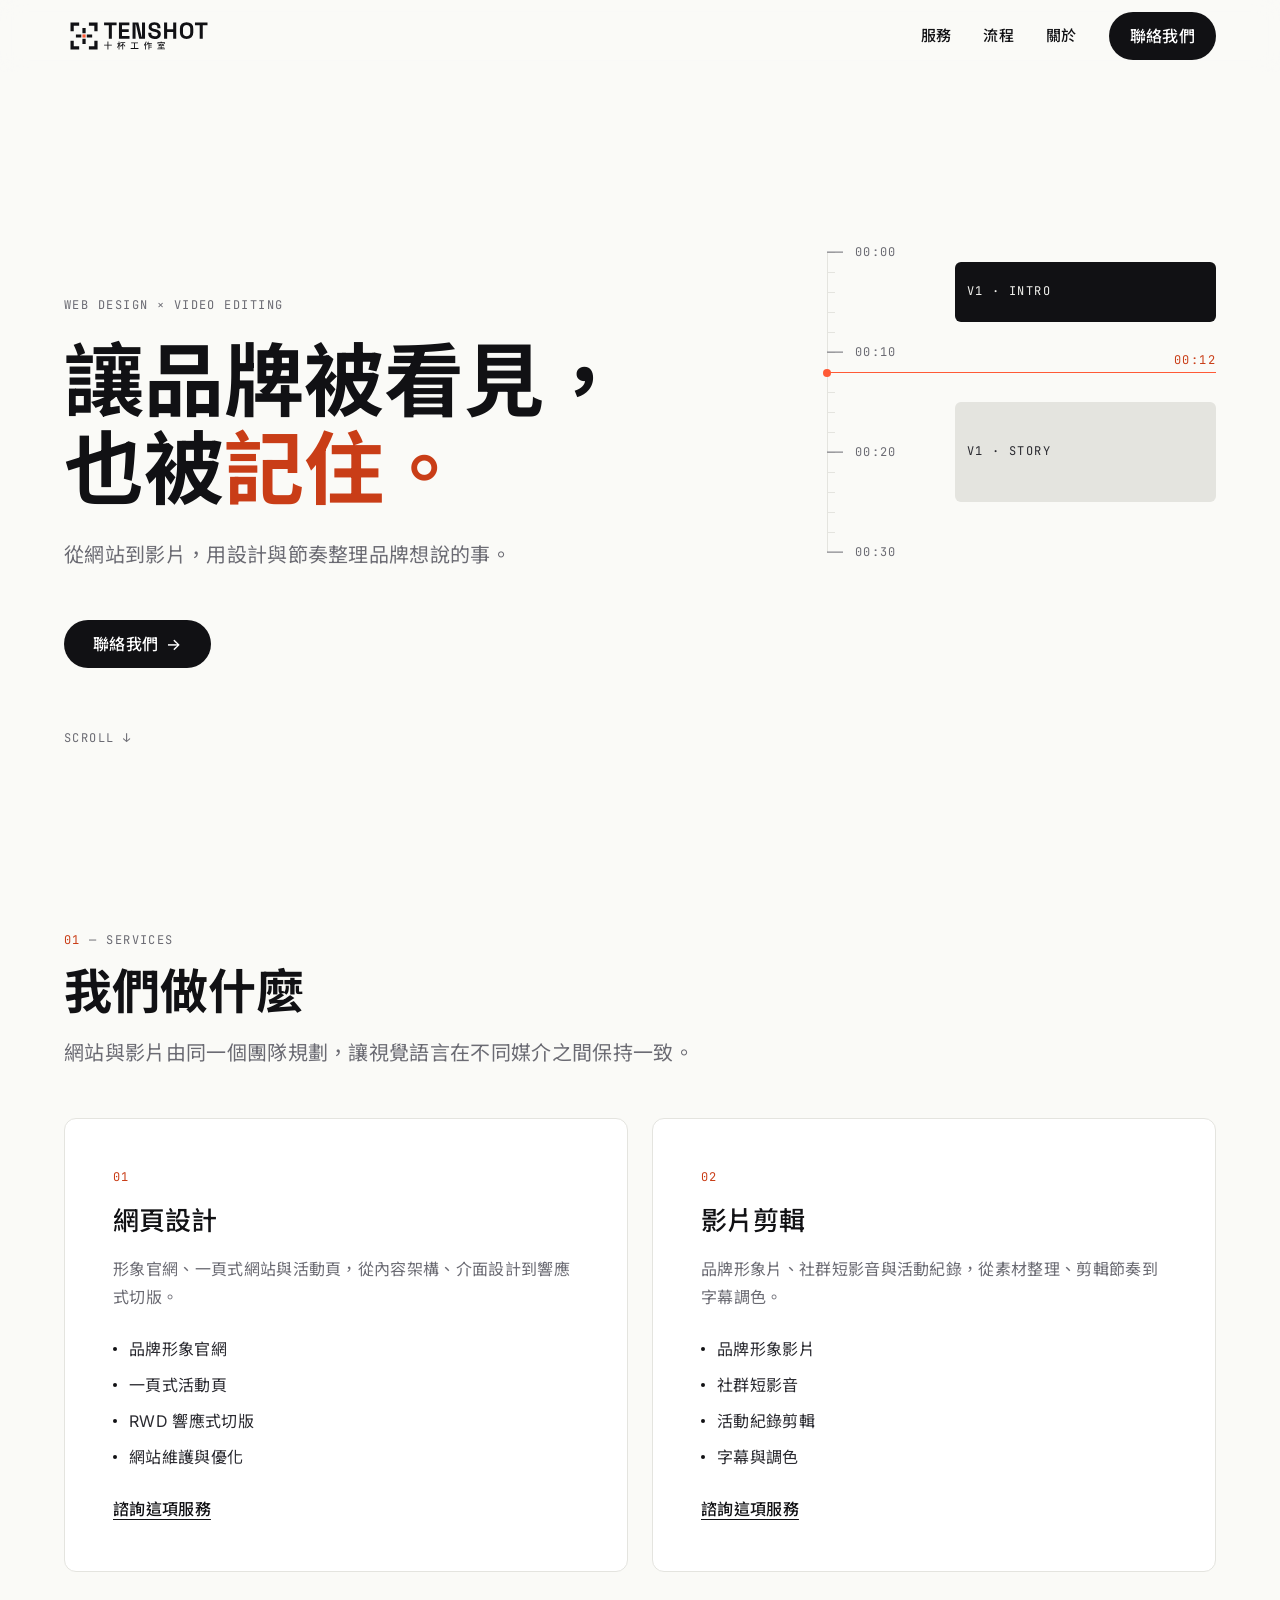
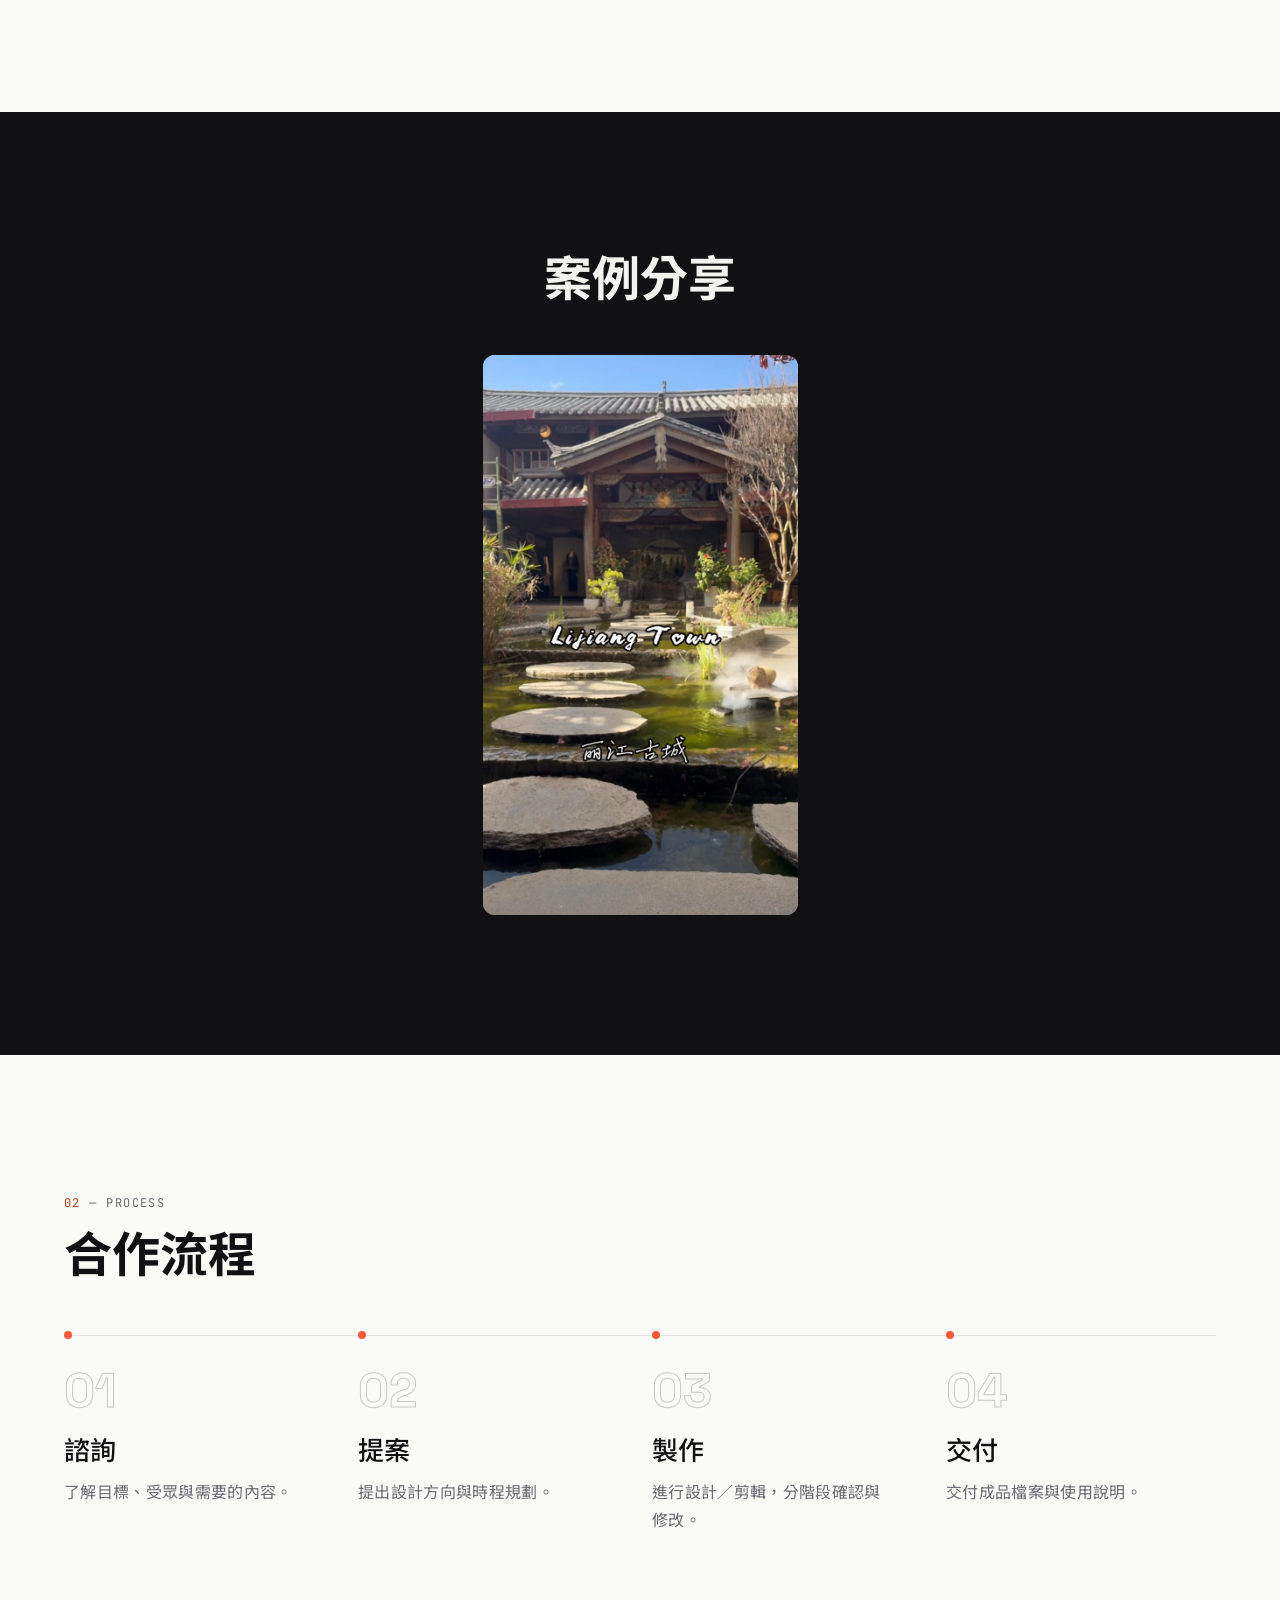
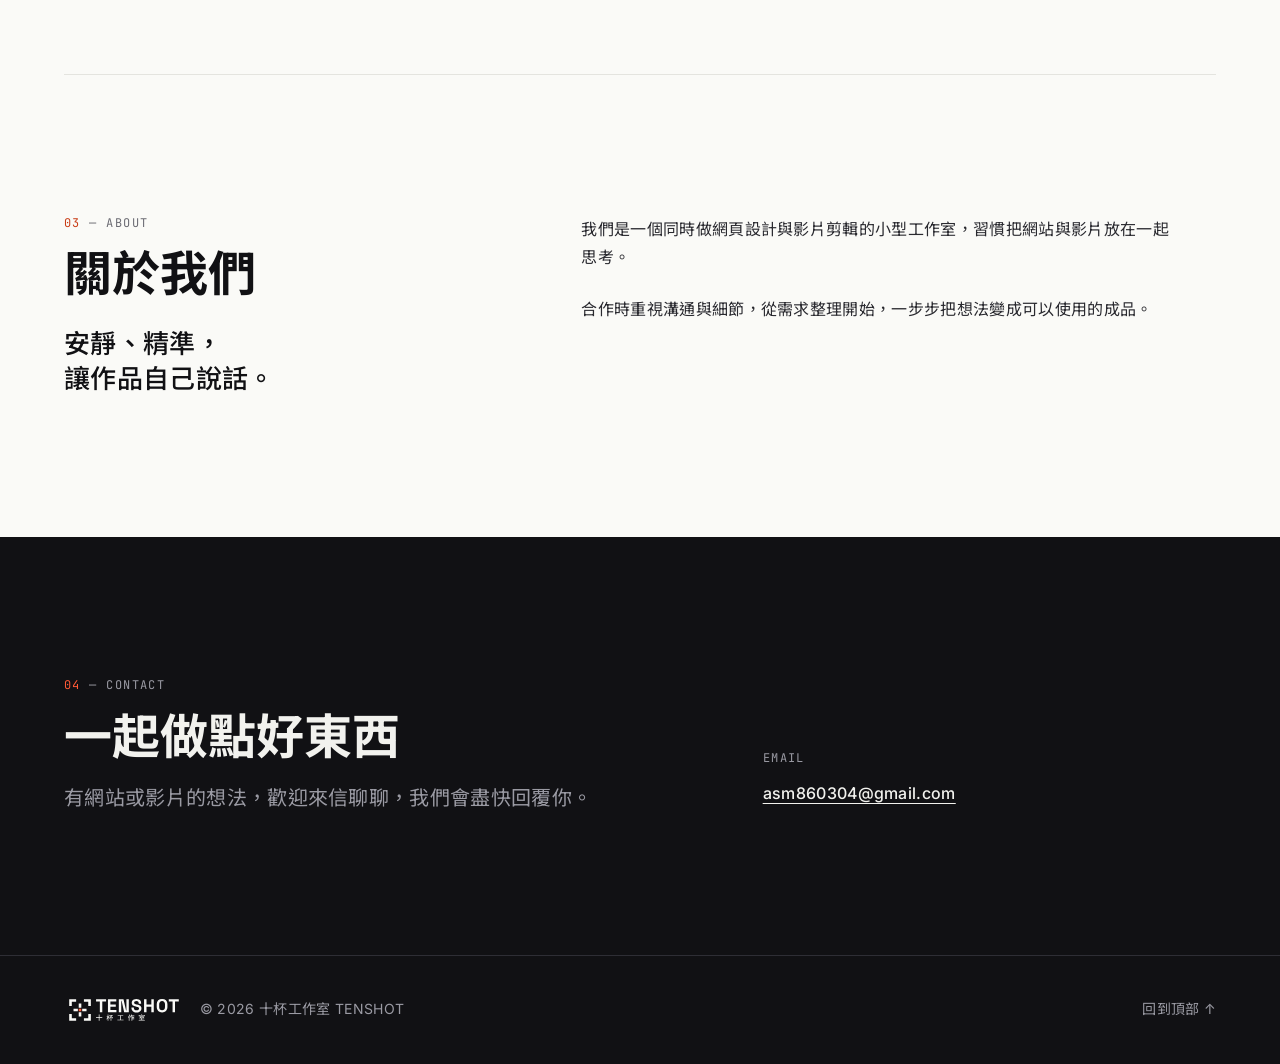
<file: index.html>
<!DOCTYPE html>
<html lang="zh-Hant">
<head>
  <!-- Google tag (gtag.js) -->
  <script async src="https://www.googletagmanager.com/gtag/js?id=G-LTFCFZ3GRZ"></script>
  <script>
    window.dataLayer = window.dataLayer || [];
    function gtag(){dataLayer.push(arguments);}
    gtag('js', new Date());

    gtag('config', 'G-LTFCFZ3GRZ');
  </script>
  <meta charset="UTF-8">
  <meta name="viewport" content="width=device-width, initial-scale=1">
  <meta name="site-name" content="十杯工作室 TENSHOT">
  <title>十杯工作室 TENSHOT｜網頁設計 × 影片剪輯</title>
  <link rel="icon" href="assets/brand/final/favicon.svg" type="image/svg+xml">
  <link rel="icon" href="assets/brand/final/favicon-32.png" type="image/png" sizes="32x32">
  <link rel="icon" href="assets/brand/final/favicon-16.png" type="image/png" sizes="16x16">
  <link rel="apple-touch-icon" href="assets/brand/final/apple-touch-icon-180.png" sizes="180x180">
  <meta name="description" content="十杯工作室 TENSHOT 提供網頁設計與影片剪輯服務，以簡約現代的風格，協助品牌整理視覺與內容。">

  <meta property="og:type" content="website">
  <meta property="og:site_name" content="十杯工作室 TENSHOT">
  <meta property="og:title" content="十杯工作室 TENSHOT｜網頁設計 × 影片剪輯">
  <meta property="og:description" content="十杯工作室 TENSHOT 提供網頁設計與影片剪輯服務，以簡約現代的風格，協助品牌整理視覺與內容。">
  <meta property="og:locale" content="zh_TW">

  <link rel="preconnect" href="https://fonts.googleapis.com">
  <link rel="preconnect" href="https://fonts.gstatic.com" crossorigin>
  <link href="https://fonts.googleapis.com/css2?family=Space+Grotesk:wght@500;700&family=Inter:wght@400;500;600&family=Noto+Sans+TC:wght@400;500;700&family=JetBrains+Mono:wght@400&display=swap" rel="stylesheet">

  <link rel="stylesheet" href="css/variables.css">
  <link rel="stylesheet" href="css/base.css">
  <link rel="stylesheet" href="css/layout.css">
  <link rel="stylesheet" href="css/components.css">
  <link rel="stylesheet" href="css/video-showcase.css">

  <script src="js/site-config.js" defer></script>
  <script src="js/nav.js" defer></script>
  <script src="js/reveal.js" defer></script>
  <script src="js/video-showcase.js" defer></script>
</head>
<body>
  <a class="skip-link" href="#main">跳到主要內容</a>

  <header class="site-header" id="site-header">
    <div class="container site-header__inner">
      <a class="site-logo" href="#hero">
        <img class="site-logo__img" src="assets/brand/final/lockup-horizontal-light.svg" alt="十杯工作室 TENSHOT" width="150" height="40">
      </a>

      <button class="nav-toggle" type="button"
              aria-expanded="false" aria-controls="site-nav" aria-label="開啟選單">
        <span class="nav-toggle__bar" aria-hidden="true"></span>
        <span class="nav-toggle__bar" aria-hidden="true"></span>
        <span class="nav-toggle__bar" aria-hidden="true"></span>
      </button>

      <div class="nav-backdrop" aria-hidden="true"></div>

      <nav class="site-nav" id="site-nav" aria-label="主要導覽">
        <ul class="site-nav__list">
          <li><a class="site-nav__link" href="#services">服務</a></li>
          <li><a class="site-nav__link" href="#process">流程</a></li>
          <li><a class="site-nav__link" href="#about">關於</a></li>
        </ul>
        <a class="btn btn--primary btn--sm site-nav__cta" href="#contact">聯絡我們</a>
      </nav>
    </div>
  </header>

  <main id="main">
    <section class="hero" id="hero" aria-labelledby="hero-title">
      <div class="container hero__inner">
        <div class="hero__content">
          <p class="eyebrow" lang="en">WEB DESIGN × VIDEO EDITING</p>
          <h1 class="hero__title" id="hero-title">讓品牌被看見，<br>也被<em class="text-accent">記住。</em></h1>
          <p class="lead hero__lead">從網站到影片，用設計與節奏整理品牌想說的事。</p>
          <div class="btn-group hero__actions">
            <a class="btn btn--primary" href="#contact">聯絡我們<span class="btn__arrow" aria-hidden="true">→</span></a>
          </div>
        </div>

        <div class="hero__timeline timeline" aria-hidden="true">
          <span class="timeline__ruler"></span>
          <span class="timeline__mark timeline__mark--0">00:00</span>
          <span class="timeline__mark timeline__mark--10">00:10</span>
          <span class="timeline__mark timeline__mark--20">00:20</span>
          <span class="timeline__mark timeline__mark--30">00:30</span>
          <span class="timeline__clip timeline__clip--a">V1 · INTRO</span>
          <span class="timeline__clip timeline__clip--b">V1 · STORY</span>
          <span class="timeline__playhead"><span class="timeline__now">00:12</span></span>
        </div>

        <a class="hero__scroll" href="#services" lang="en">SCROLL <span aria-hidden="true">↓</span></a>
      </div>
    </section>

    <section class="section section--light services" id="services" aria-labelledby="services-title">
      <div class="container">
        <header class="section__header" data-reveal>
          <p class="eyebrow"><span class="eyebrow__num">01</span> — SERVICES</p>
          <h2 class="section__title" id="services-title">我們做什麼</h2>
          <p class="lead section__lead">網站與影片由同一個團隊規劃，讓視覺語言在不同媒介之間保持一致。</p>
        </header>

        <ul class="services__grid">
          <li data-reveal>
            <article class="service-card">
              <p class="service-card__num">01</p>
              <h3 class="service-card__title">網頁設計</h3>
              <p class="service-card__text">形象官網、一頁式網站與活動頁，從內容架構、介面設計到響應式切版。</p>
              <ul class="dot-list">
                <li>品牌形象官網</li>
                <li>一頁式活動頁</li>
                <li>RWD 響應式切版</li>
                <li>網站維護與優化</li>
              </ul>
              <a class="text-link" href="#contact">諮詢這項服務</a>
            </article>
          </li>
          <li data-reveal>
            <article class="service-card">
              <p class="service-card__num">02</p>
              <h3 class="service-card__title">影片剪輯</h3>
              <p class="service-card__text">品牌形象片、社群短影音與活動紀錄，從素材整理、剪輯節奏到字幕調色。</p>
              <ul class="dot-list">
                <li>品牌形象影片</li>
                <li>社群短影音</li>
                <li>活動紀錄剪輯</li>
                <li>字幕與調色</li>
              </ul>
              <a class="text-link" href="#contact">諮詢這項服務</a>
            </article>
          </li>
        </ul>
      </div>
    </section>

    <section class="section section--dark video-showcase" id="video-showcase" aria-labelledby="video-showcase-title">
      <div class="container">
        <div class="video-showcase__wrap">
          <header class="video-showcase__header" data-reveal>
            <h2 class="section__title" id="video-showcase-title">案例分享</h2>
          </header>

          <div class="video-showcase__grid video-grid--single">
            <figure class="video-showcase__item video-showcase__item--a" data-video-item="a">
              <button type="button" class="video-showcase__trigger"
                      aria-label="開啟完整影片：案例一"
                      aria-haspopup="dialog" aria-controls="video-lightbox">
                <span class="video-showcase__frame">
                  <picture>
                    <img src="assets/video/video-a-poster.jpg" alt="" width="720" height="1280" loading="lazy" decoding="async">
                  </picture>
                  <video class="video-showcase__preview"
                         muted playsinline preload="metadata"
                         width="720" height="1280"
                         poster="assets/video/video-a-poster.jpg"
                         aria-hidden="true" tabindex="-1"></video>
                  <span class="video-showcase__rm-hint" aria-hidden="true">
                    <span class="video-showcase__rm-hint-disc">
                      <svg viewBox="0 0 16 16" width="16" height="16" focusable="false">
                        <polygon points="4,2 14,8 4,14" fill="currentColor"></polygon>
                      </svg>
                    </span>
                  </span>
                </span>
              </button>
              <noscript>
                <a class="video-showcase__noscript" href="assets/video/video-a-full.mp4" aria-label="開啟完整影片：案例一">
                  <span class="video-showcase__frame">
                    <img src="assets/video/video-a-poster.jpg" alt="" width="720" height="1280">
                  </span>
                </a>
              </noscript>
            </figure>

            <figure class="video-showcase__item video-showcase__item--b" data-video-item="b" hidden></figure>
          </div>
        </div>
      </div>
    </section>

    <section class="section section--light process" id="process" aria-labelledby="process-title">
      <div class="container">
        <header class="section__header" data-reveal>
          <p class="eyebrow"><span class="eyebrow__num">02</span> — PROCESS</p>
          <h2 class="section__title" id="process-title">合作流程</h2>
        </header>

        <ol class="process__list">
          <li class="process-step" data-reveal>
            <span class="process-step__num" aria-hidden="true">01</span>
            <h3 class="process-step__title">諮詢</h3>
            <p class="process-step__text">了解目標、受眾與需要的內容。</p>
          </li>
          <li class="process-step" data-reveal>
            <span class="process-step__num" aria-hidden="true">02</span>
            <h3 class="process-step__title">提案</h3>
            <p class="process-step__text">提出設計方向與時程規劃。</p>
          </li>
          <li class="process-step" data-reveal>
            <span class="process-step__num" aria-hidden="true">03</span>
            <h3 class="process-step__title">製作</h3>
            <p class="process-step__text">進行設計／剪輯，分階段確認與修改。</p>
          </li>
          <li class="process-step" data-reveal>
            <span class="process-step__num" aria-hidden="true">04</span>
            <h3 class="process-step__title">交付</h3>
            <p class="process-step__text">交付成品檔案與使用說明。</p>
          </li>
        </ol>
      </div>
    </section>

    <hr class="section-divider">

    <section class="section section--light about" id="about" aria-labelledby="about-title">
      <div class="container about__inner">
        <div class="about__intro" data-reveal>
          <p class="eyebrow"><span class="eyebrow__num">03</span> — ABOUT</p>
          <h2 class="section__title" id="about-title">關於我們</h2>
          <p class="about__statement">安靜、精準，<br>讓作品自己說話。</p>
        </div>
        <div class="about__body" data-reveal>
          <p>我們是一個同時做網頁設計與影片剪輯的小型工作室，習慣把網站與影片放在一起思考。</p>
          <p>合作時重視溝通與細節，從需求整理開始，一步步把想法變成可以使用的成品。</p>
        </div>
      </div>
    </section>

    <section class="section section--dark contact" id="contact" aria-labelledby="contact-title">
      <div class="container contact__inner">
        <div class="contact__intro" data-reveal>
          <p class="eyebrow"><span class="eyebrow__num">04</span> — CONTACT</p>
          <h2 class="section__title" id="contact-title">一起做點好東西</h2>
          <p class="lead section__lead">有網站或影片的想法，歡迎來信聊聊，我們會盡快回覆你。</p>
        </div>

        <aside class="contact-info" aria-labelledby="contact-info-title" data-reveal>
          <h3 class="visually-hidden" id="contact-info-title">聯絡方式</h3>
          <dl class="contact-info__list">
            <div class="contact-info__item">
              <dt class="eyebrow">EMAIL</dt>
              <dd><a class="text-link text-link--on-dark" href="mailto:asm860304@gmail.com">asm860304@gmail.com</a></dd>
            </div>
          </dl>
        </aside>
      </div>
    </section>
  </main>

  <footer class="site-footer" id="site-footer">
    <div class="container site-footer__inner">
      <p class="site-footer__brand">
        <img class="site-footer__logo" src="assets/brand/final/lockup-horizontal-dark.svg" alt="十杯工作室 TENSHOT" width="120" height="32">
        <small>© 2026 <span data-site-name>十杯工作室 TENSHOT</span></small>
      </p>
      <a class="site-footer__top" href="#hero">回到頂部 <span aria-hidden="true">↑</span></a>
    </div>
  </footer>

  <dialog class="video-lightbox" id="video-lightbox" aria-labelledby="lightbox-title">
    <h2 class="visually-hidden" id="lightbox-title">案例一</h2>
    <button type="button" class="video-lightbox__close" aria-label="關閉影片">
      <svg viewBox="0 0 20 20" width="20" height="20" focusable="false" aria-hidden="true">
        <path fill="none" stroke="currentColor" stroke-width="2" stroke-linecap="round" d="M5 5l10 10M15 5L5 15"></path>
      </svg>
    </button>
    <div class="video-lightbox__stage">
      <div class="video-lightbox__media">
        <video class="video-lightbox__video" playsinline preload="metadata"></video>
        <button type="button" class="video-lightbox__unmute" aria-label="開啟聲音" hidden>
          <svg viewBox="0 0 20 20" width="20" height="20" focusable="false" aria-hidden="true">
            <path fill="currentColor" d="M3 8h3l4-3v10L6 12H3V8z"></path>
            <path fill="none" stroke="currentColor" stroke-width="1.6" stroke-linecap="round" d="M13 8.2a3 3 0 010 3.6M15.2 6.6a5.2 5.2 0 010 6.8"></path>
          </svg>
        </button>
      </div>
    </div>
  </dialog>
</body>
</html>
</file>
<file: css/variables.css>
:root {
  --color-bg: #FAFAF7;
  --color-surface: #FFFFFF;
  --color-ink: #111114;
  --color-ink-2: #1C1C21;
  --color-text: #2A2A30;
  --color-text-muted: #6B6B73;
  --color-line: #E4E4DF;
  --color-line-dark: #2E2E35;
  --color-on-dark: #F2F2EE;
  --color-on-dark-muted: #9A9AA3;
  --color-input-dark: #16161A;
  --color-numeral: #C9C9C2;
  --color-accent: #FF5A36;
  --color-accent-strong: #C93D17;
  --color-accent-soft: #FFE9E2;
  --color-error: #C62828;
  --color-error-on-dark: #FF8A80;
  --color-success: #2E7D32;
  --color-focus: #FF5A36;
  --color-border-dark: #6B6B73;
  --color-backdrop: rgba(17,17,20,.45);
  --color-overlay-lightbox: rgba(17,17,20,.92);
  --color-overlay-button: rgba(17,17,20,.6);
  --color-accent-glow: rgba(255,90,54,.25);
  --font-display:
    "Space Grotesk",
    "Noto Sans TC",
    "PingFang TC",
    "Microsoft JhengHei",
    system-ui,
    sans-serif;
  --font-body:
    "Inter",
    "Noto Sans TC",
    "PingFang TC",
    "Microsoft JhengHei",
    system-ui,
    sans-serif;
  --font-mono:
    "JetBrains Mono",
    ui-monospace,
    SFMono-Regular,
    Menlo,
    Consolas,
    "Noto Sans TC",
    "PingFang TC",
    "Microsoft JhengHei",
    monospace;
  --fs-display: clamp(2.5rem, 1.6rem + 4.5vw, 5rem);
  --fs-h2: clamp(1.75rem, 1.3rem + 2.2vw, 3rem);
  --fs-h3: clamp(1.25rem, 1.1rem + 0.7vw, 1.625rem);
  --fs-lead: clamp(1.0625rem, 1rem + 0.4vw, 1.25rem);
  --fs-body: 1rem;
  --fs-small: 0.875rem;
  --fs-eyebrow: 0.75rem;
  --lh-tight: 1.15;
  --lh-snug: 1.35;
  --lh-body: 1.75;
  --space-1: 4px;
  --space-2: 8px;
  --space-3: 12px;
  --space-4: 16px;
  --space-5: 24px;
  --space-6: 32px;
  --space-7: 48px;
  --space-8: 64px;
  --space-9: 96px;
  --space-10: 128px;
  --section-pad: 72px;
  --container: 1200px;
  --gutter: 20px;
  --radius-sm: 6px;
  --radius-md: 12px;
  --radius-pill: 999px;
  --shadow-card: 0 1px 2px rgba(17,17,20,.04), 0 8px 24px rgba(17,17,20,.06);
  --ease: cubic-bezier(.2,.7,.2,1);
  --dur: 240ms;
  --color-white: #FFFFFF;
  --color-header-bg: rgba(250,250,247,.85);
  --color-play-bg: rgba(17,17,20,.6);
  --logo-h: 32px;
  --logo-h-footer: 32px;
  --fs-logo: 1.125rem;
  --fs-nav: 0.9375rem;
  --fs-nav-mobile: 1.75rem;
  --fs-work-title: 1.125rem;
  --fs-step-num: 3rem;
  --fs-stat: 2rem;
  --fs-stat-lg: 2.5rem;
  --lh-small: 1.6;
  --lh-lead: 1.7;
  --lh-display: 1.1;
  --lh-eyebrow: 1.4;
  --ls-body: 0.02em;
  --ls-latin-tight: -0.02em;
  --ls-eyebrow: 0.12em;
  --ls-logo: 0.04em;
  --line: 1px;
  --line-strong: 2px;
  --focus-offset: 3px;
  --header-h: 64px;
  --scroll-offset: 88px;
  --touch: 44px;
  --btn-min-h: 48px;
  --btn-pad-y: 14px;
  --btn-pad-x: 28px;
  --btn-sm-pad-y: 10px;
  --btn-sm-pad-x: 20px;
  --tag-pad-y: 6px;
  --tag-pad-x: 14px;
  --input-h: 52px;
  --textarea-min-h: 160px;
  --focus-ring: 4px;
  --icon-play: 48px;
  --dot: 8px;
  --drawer-w: 360px;
  --measure: 38em;
  --hover-lift: -4px;
  --arrow-shift: 4px;
  --reveal-shift: 16px;
  --dur-reveal: 500ms;
  --dur-filter: 200ms;
  --reveal-stagger: 80ms;
  --grid-gap: 16px;
  --form-pad: var(--space-5);
  --card-pad: var(--space-6);
  --timeline-h: 300px;
  --timeline-steps: 15;
  --tick-major: var(--space-4);
  --tick-minor: var(--space-2);
  --lightbox-max-h: 88vh;
  --lightbox-max-w: 960px;
  --dur-lightbox: 200ms;
  --blur-header: 12px;
  --work-zoom: 1.03;
  --z-header: 100;
}
@media (min-width: 768px) {
  :root {
    --section-pad: 104px;
    --logo-h: 40px;
    --gutter: 40px;
    --header-h: 72px;
    --grid-gap: 20px;
    --form-pad: 40px;
    --card-pad: var(--space-6);
  }
}
@media (min-width: 1200px) {
  :root {
    --section-pad: 140px;
    --gutter: 64px;
    --grid-gap: var(--space-5);
    --form-pad: var(--space-7);
    --card-pad: var(--space-7);
  }
}

/* Video showcase regional supplements only; brand tokens above are unchanged */
.video-showcase {
  --video-preview-max-h: 400px;
  --video-header-to-media: var(--space-7);
  --video-single-h-375: 400px;
  --video-single-h-768: 440px;
  --video-single-h-1200: 560px;
  --video-single-h: var(--video-single-h-375);
  --video-col-a: 27;
  --video-col-b: 64;
  --video-col-sum: 91;
  --video-item-gap: var(--space-5);
  --video-hover-brightness: 1.03;
  --video-rm-hint-size: 16px;
  --video-lightbox-z: 200;
  --video-safe-top: env(safe-area-inset-top, 0px);
  --video-safe-right: env(safe-area-inset-right, 0px);
  --video-safe-bottom: env(safe-area-inset-bottom, 0px);
  --video-safe-left: env(safe-area-inset-left, 0px);
}
@media (min-width: 768px) {
  .video-showcase {
    --video-preview-max-h: 360px;
    --video-item-gap: var(--grid-gap);
    --video-single-h: var(--video-single-h-768);
  }
}
@media (min-width: 1200px) {
  .video-showcase {
    --video-preview-max-h: 480px;
    --video-single-h: var(--video-single-h-1200);
  }
}
</file>
<file: css/base.css>
*,
*::before,
*::after {
  box-sizing: border-box;
}
* {
  margin: 0;
}
html {
  -webkit-text-size-adjust: 100%;
  text-size-adjust: 100%;
  scroll-behavior: smooth;
}
body {
  min-height: 100vh;
  font-family: var(--font-body);
  font-size: var(--fs-body);
  line-height: var(--lh-body);
  letter-spacing: var(--ls-body);
  color: var(--color-text);
  background-color: var(--color-bg);
  -webkit-font-smoothing: antialiased;
  overflow-x: clip;
}
body.is-nav-open {
  overflow: hidden;
}
img,
svg,
video {
  display: block;
  max-width: 100%;
  height: auto;
}
input,
button,
textarea,
select {
  font: inherit;
  letter-spacing: inherit;
  color: inherit;
}
button {
  cursor: pointer;
  background: none;
  border: 0;
  padding: 0;
}
:where(ul[class], ol[class]) {
  list-style: none;
  padding: 0;
}
a {
  color: inherit;
  text-underline-offset: var(--space-1);
}
em {
  font-style: normal;
}
[id] {
  scroll-margin-top: var(--scroll-offset);
}
h1,
h2,
h3 {
  font-family: var(--font-display);
  letter-spacing: 0;
  color: var(--color-ink);
  text-wrap: balance;
}
h1 {
  font-size: var(--fs-display);
  font-weight: 700;
  line-height: var(--lh-display);
}
h2 {
  font-size: var(--fs-h2);
  font-weight: 700;
  line-height: var(--lh-tight);
}
h3 {
  font-size: var(--fs-h3);
  font-weight: 500;
  line-height: var(--lh-snug);
}
p {
  max-width: var(--measure);
  text-wrap: pretty;
}
small {
  font-size: var(--fs-small);
}
:is(h1, h2, h3)[lang=en],
[lang=en] :is(h1, h2, h3) {
  letter-spacing: var(--ls-latin-tight);
}
.lead {
  font-size: var(--fs-lead);
  line-height: var(--lh-lead);
  color: var(--color-text-muted);
}
.eyebrow {
  font-family: var(--font-mono);
  font-size: var(--fs-eyebrow);
  line-height: var(--lh-eyebrow);
  letter-spacing: var(--ls-eyebrow);
  text-transform: uppercase;
  color: var(--color-text-muted);
}
.eyebrow__num {
  color: var(--color-accent-strong);
}
.text-accent {
  color: var(--color-accent-strong);
}
:focus-visible {
  outline: var(--line-strong) solid var(--color-accent-strong);
  outline-offset: var(--focus-offset);
}
.section--dark :focus-visible,
.site-footer :focus-visible {
  outline-color: var(--color-focus);
}
[hidden] {
  display: none !important;
}
.visually-hidden {
  position: absolute !important;
  width: var(--line);
  height: var(--line);
  padding: 0;
  margin: calc(var(--line) * -1);
  overflow: hidden;
  clip: rect(0 0 0 0);
  white-space: nowrap;
  border: 0;
}
.skip-link {
  position: absolute;
  top: var(--space-2);
  left: var(--space-2);
  z-index: calc(var(--z-header) + 1);
  padding: var(--space-2) var(--space-4);
  background: var(--color-ink);
  color: var(--color-white);
  border-radius: var(--radius-sm);
  transform: translateY(-200%);
  transition: transform var(--dur) var(--ease);
}
.skip-link:focus {
  transform: translateY(0);
}
.has-reveal [data-reveal] {
  opacity: 0;
  transform: translateY(var(--reveal-shift));
  transition: opacity var(--dur-reveal) var(--ease), transform var(--dur-reveal) var(--ease);
  transition-delay: var(--reveal-delay, 0ms);
}
.has-reveal [data-reveal].is-revealed {
  opacity: 1;
  transform: none;
}
@media (prefers-reduced-motion: reduce) {
  html {
    scroll-behavior: auto;
  }
  *,
  *::before,
  *::after {
    transition: none !important;
    animation: none !important;
  }
  .has-reveal [data-reveal] {
    opacity: 1;
    transform: none;
  }
}
</file>
<file: css/layout.css>
.container {
  width: 100%;
  max-width: calc(var(--container) + var(--gutter) * 2);
  margin-inline: auto;
  padding-inline: var(--gutter);
}
.site-header {
  position: sticky;
  top: 0;
  z-index: var(--z-header);
  box-shadow: 0 var(--line) 0 transparent;
  transition: box-shadow var(--dur) var(--ease);
}
.site-header::before {
  content: "";
  position: absolute;
  inset: 0;
  z-index: -1;
  background-color: var(--color-header-bg);
  -webkit-backdrop-filter: blur(var(--blur-header));
  backdrop-filter: blur(var(--blur-header));
}
.site-header.is-scrolled {
  box-shadow: 0 var(--line) 0 var(--color-line);
}
.site-header__inner {
  display: flex;
  align-items: center;
  justify-content: space-between;
  gap: var(--space-5);
  height: var(--header-h);
}
.section {
  padding-block: var(--section-pad);
}
.section--light {
  background-color: var(--color-bg);
  color: var(--color-text);
}
.section--dark {
  background-color: var(--color-ink);
  color: var(--color-on-dark);
}
.section--dark :is(h2, h3) {
  color: var(--color-on-dark);
}
.section--dark .lead,
.section--dark .eyebrow {
  color: var(--color-on-dark-muted);
}
.section--dark .eyebrow__num {
  color: var(--color-accent);
}
.section__header {
  margin-bottom: var(--space-7);
}
.section__header .eyebrow,
.portfolio__header .eyebrow,
.about__intro .eyebrow,
.contact__intro .eyebrow {
  margin-bottom: var(--space-4);
}
.section__lead {
  margin-top: var(--space-4);
}
.hero {
  background-color: var(--color-bg);
}
.hero__inner {
  display: grid;
  grid-template-rows: 1fr auto;
  gap: var(--space-7);
  min-height: calc(88svh - var(--header-h));
  padding-block: var(--space-8) var(--space-6);
}
.hero__content {
  align-self: end;
}
.hero__content .eyebrow {
  margin-bottom: var(--space-5);
}
.hero__title {
  max-width: 12em;
}
.hero__lead {
  margin-top: var(--space-5);
}
.hero__actions {
  margin-top: var(--space-7);
}
.hero__timeline {
  display: none;
}
.hero__scroll {
  justify-self: start;
  display: inline-flex;
  align-items: center;
  gap: var(--space-2);
  min-height: var(--touch);
  font-family: var(--font-mono);
  font-size: var(--fs-eyebrow);
  letter-spacing: var(--ls-eyebrow);
  color: var(--color-text-muted);
  text-decoration: none;
  transition: color var(--dur) var(--ease);
}
.hero__scroll:hover {
  color: var(--color-ink);
}
.services__grid {
  display: grid;
  gap: var(--space-5);
}
.portfolio__header {
  display: flex;
  flex-wrap: wrap;
  align-items: flex-end;
  justify-content: space-between;
  gap: var(--space-5);
  margin-bottom: var(--space-7);
}
.portfolio__header .filter {
  max-width: 100%;
}
.portfolio__grid {
  display: grid;
  gap: var(--space-5);
  align-items: start;
}
.process__list {
  position: relative;
  display: grid;
  gap: var(--space-7);
  padding-left: var(--space-6);
}
.process__list::before {
  content: "";
  position: absolute;
  top: var(--space-2);
  bottom: var(--space-2);
  left: calc(var(--dot) / 2 - var(--line) / 2);
  width: var(--line);
  background-color: var(--color-line);
}
.about__inner {
  display: grid;
  gap: var(--space-7);
}
.about__body > p + p {
  margin-top: var(--space-5);
}
.contact__inner {
  display: grid;
  gap: var(--space-7);
}
.site-footer {
  border-top: var(--line) solid var(--color-line-dark);
  background-color: var(--color-ink);
  color: var(--color-on-dark-muted);
  font-size: var(--fs-small);
}
.site-footer__inner {
  display: flex;
  flex-direction: column;
  align-items: center;
  gap: var(--space-5);
  padding-block: var(--space-6);
  text-align: center;
}
.site-footer__brand {
  display: flex;
  flex-wrap: wrap;
  align-items: center;
  justify-content: center;
  gap: var(--space-2) var(--space-4);
}
@media (min-width: 768px) {
  .services__grid {
    grid-template-columns: repeat(2, 1fr);
  }
  .portfolio__grid {
    grid-template-columns: repeat(2, 1fr);
  }
  .process__list {
    grid-template-columns: repeat(2, 1fr);
    gap: var(--space-7) var(--space-5);
    padding-left: 0;
  }
  .process__list::before {
    display: none;
  }
  .site-footer__inner {
    flex-direction: row;
    justify-content: space-between;
    text-align: left;
  }
  .site-footer__brand {
    justify-content: flex-start;
  }
}
@media (min-width: 1200px) {
  .hero__inner {
    grid-template-columns: 7fr 5fr;
    column-gap: var(--space-8);
  }
  .hero__scroll {
    grid-column: 1;
  }
  .hero__timeline {
    display: block;
    grid-column: 2;
    grid-row: 1;
    align-self: center;
  }
  .portfolio__grid {
    grid-template-columns: repeat(3, 1fr);
  }
  .work-item--featured {
    grid-column: span 2;
    grid-row: span 2;
  }
  .process__list {
    grid-template-columns: repeat(4, 1fr);
    padding-top: var(--space-6);
  }
  .process__list::before {
    display: block;
    top: calc(var(--dot) / 2 - var(--line) / 2);
    bottom: auto;
    left: 0;
    right: 0;
    width: auto;
    height: var(--line);
  }
  .about__inner {
    grid-template-columns: 5fr 7fr;
    column-gap: var(--space-8);
  }
  .contact__inner {
    grid-template-columns: 7fr 5fr;
    align-items: end;
    column-gap: var(--space-8);
  }
}
</file>
<file: css/components.css>
.site-logo {
  display: inline-flex;
  align-items: center;
  min-height: var(--touch);
  font-family: var(--font-display);
  font-size: var(--fs-logo);
  font-weight: 700;
  letter-spacing: var(--ls-logo);
  color: var(--color-ink);
  text-decoration: none;
}
.site-logo__img {
  display: block;
  width: auto;
  height: var(--logo-h);
}
.site-footer__logo {
  display: block;
  width: auto;
  height: var(--logo-h-footer);
}
.nav-toggle {
  position: relative;
  z-index: calc(var(--z-header) + 1);
  display: inline-flex;
  flex-direction: column;
  align-items: center;
  justify-content: center;
  gap: var(--space-1);
  width: var(--touch);
  height: var(--touch);
  border-radius: var(--radius-sm);
  color: var(--color-ink);
}
.nav-toggle__bar {
  display: block;
  width: var(--space-5);
  height: var(--line-strong);
  background-color: currentColor;
  transition: transform var(--dur) var(--ease), opacity var(--dur) var(--ease);
}
.nav-toggle[aria-expanded=true] .nav-toggle__bar:nth-child(1) {
  transform: translateY(calc(var(--line-strong) + var(--space-1))) rotate(45deg);
}
.nav-toggle[aria-expanded=true] .nav-toggle__bar:nth-child(2) {
  opacity: 0;
}
.nav-toggle[aria-expanded=true] .nav-toggle__bar:nth-child(3) {
  transform: translateY(calc((var(--line-strong) + var(--space-1)) * -1)) rotate(-45deg);
}
.site-nav {
  position: fixed;
  top: var(--header-h);
  right: 0;
  bottom: 0;
  left: 0;
  display: flex;
  flex-direction: column;
  gap: var(--space-6);
  padding: var(--space-6) var(--gutter) var(--space-7);
  overflow-y: auto;
  background-color: var(--color-bg);
  visibility: hidden;
  opacity: 0;
  transition:
    opacity var(--dur) var(--ease),
    transform var(--dur) var(--ease),
    visibility 0s linear var(--dur);
}
.site-nav.is-open {
  visibility: visible;
  opacity: 1;
  transition:
    opacity var(--dur) var(--ease),
    transform var(--dur) var(--ease),
    visibility 0s;
}
.site-nav__list {
  display: flex;
  flex-direction: column;
  gap: var(--space-2);
  padding: 0;
  list-style: none;
}
.site-nav__link {
  position: relative;
  display: inline-flex;
  align-items: center;
  min-height: var(--touch);
  font-family: var(--font-display);
  font-size: var(--fs-nav-mobile);
  font-weight: 500;
  color: var(--color-ink);
  text-decoration: none;
}
.site-nav__link::after {
  content: "";
  position: absolute;
  left: 0;
  right: 0;
  bottom: var(--space-1);
  height: var(--line-strong);
  background-color: var(--color-accent);
  transform: scaleX(0);
  transform-origin: left;
  transition: transform var(--dur) var(--ease);
}
.site-nav__link.is-active::after,
.site-nav__link:hover::after {
  transform: scaleX(1);
}
.site-nav__cta {
  margin-top: auto;
  align-self: stretch;
}
.site-nav__cta.is-active {
  box-shadow: 0 0 0 var(--line-strong) var(--color-bg), 0 0 0 calc(var(--line-strong) * 2) var(--color-accent);
}
.nav-backdrop {
  display: none;
}
@media (min-width: 768px) {
  .site-nav {
    left: auto;
    width: min(var(--drawer-w), 100%);
    border-left: var(--line) solid var(--color-line);
    box-shadow: var(--shadow-card);
    transform: translateX(100%);
  }
  .site-nav.is-open {
    transform: translateX(0);
  }
  .nav-backdrop {
    position: fixed;
    top: var(--header-h);
    right: 0;
    bottom: 0;
    left: 0;
    display: block;
    background-color: var(--color-backdrop);
    opacity: 0;
    visibility: hidden;
    transition: opacity var(--dur) var(--ease), visibility 0s linear var(--dur);
  }
  .nav-backdrop.is-visible {
    opacity: 1;
    visibility: visible;
    transition: opacity var(--dur) var(--ease), visibility 0s;
  }
  .site-nav__cta {
    align-self: flex-start;
  }
}
@media (min-width: 1200px) {
  .nav-toggle,
  .nav-backdrop {
    display: none;
  }
  .site-nav {
    position: static;
    flex-direction: row;
    align-items: center;
    gap: var(--space-6);
    width: auto;
    padding: 0;
    overflow: visible;
    background: none;
    border: 0;
    box-shadow: none;
    transform: none;
    visibility: visible;
    opacity: 1;
    transition: none;
  }
  .site-nav__list {
    flex-direction: row;
    gap: var(--space-6);
  }
  .site-nav__link {
    font-family: var(--font-body);
    font-size: var(--fs-nav);
  }
  .site-nav__link::after {
    bottom: var(--space-2);
  }
  .site-nav__cta {
    margin-top: 0;
  }
}
.btn {
  display: inline-flex;
  align-items: center;
  justify-content: center;
  gap: var(--space-2);
  min-height: var(--btn-min-h);
  padding: var(--btn-pad-y) var(--btn-pad-x);
  border: var(--line) solid transparent;
  border-radius: var(--radius-pill);
  font-family: var(--font-body);
  font-size: var(--fs-body);
  font-weight: 500;
  line-height: var(--lh-tight);
  text-decoration: none;
  white-space: nowrap;
  cursor: pointer;
  transition: all var(--dur) var(--ease);
}
.btn__arrow {
  display: inline-block;
  transition: transform var(--dur) var(--ease);
}
.btn:hover .btn__arrow {
  transform: translateX(var(--arrow-shift));
}
.btn--primary {
  background-color: var(--color-ink);
  color: var(--color-white);
}
.btn--primary:hover {
  background-color: var(--color-accent);
  color: var(--color-ink);
}
.btn--secondary {
  background-color: transparent;
  border-color: var(--color-ink);
  color: var(--color-ink);
}
.btn--secondary:hover {
  background-color: var(--color-ink);
  color: var(--color-white);
}
.btn--on-dark {
  background-color: var(--color-on-dark);
  color: var(--color-ink);
}
.btn--on-dark:hover {
  background-color: var(--color-accent);
  color: var(--color-ink);
}
.btn--sm {
  padding: var(--btn-sm-pad-y) var(--btn-sm-pad-x);
}
.btn-group {
  display: flex;
  flex-direction: column;
  gap: var(--space-3);
}
@media (min-width: 768px) {
  .btn-group {
    flex-direction: row;
    flex-wrap: wrap;
  }
}
.text-link {
  display: inline-flex;
  align-items: center;
  min-height: var(--touch);
  color: var(--color-ink);
  font-weight: 500;
  text-decoration: underline;
  text-decoration-thickness: var(--line);
  text-underline-offset: var(--space-1);
  transition: all var(--dur) var(--ease);
}
.text-link:hover {
  text-decoration-color: var(--color-accent);
}
.text-link--on-dark {
  color: var(--color-on-dark);
}
.tag {
  display: inline-flex;
  align-items: center;
  padding: var(--tag-pad-y) var(--tag-pad-x);
  border: var(--line) solid var(--color-line-dark);
  border-radius: var(--radius-pill);
  font-family: var(--font-mono);
  font-size: var(--fs-eyebrow);
  line-height: var(--lh-eyebrow);
  letter-spacing: var(--ls-eyebrow);
  text-transform: uppercase;
  color: var(--color-on-dark-muted);
}
.filter {
  display: flex;
  gap: var(--space-2);
  overflow-x: auto;
  scrollbar-width: none;
}
.filter::-webkit-scrollbar {
  display: none;
}
.tag--filter {
  flex: none;
  min-height: var(--touch);
  cursor: pointer;
  transition: all var(--dur) var(--ease);
}
.tag--filter:hover {
  border-color: var(--color-on-dark-muted);
  color: var(--color-on-dark);
}
.tag--filter[aria-pressed=true] {
  background-color: var(--color-on-dark);
  border-color: var(--color-on-dark);
  color: var(--color-ink);
}
.services__grid > li {
  display: flex;
}
.service-card {
  display: flex;
  flex-direction: column;
  width: 100%;
  padding: var(--card-pad);
  background-color: var(--color-surface);
  border: var(--line) solid var(--color-line);
  border-radius: var(--radius-md);
  transition: all var(--dur) var(--ease);
}
.service-card:hover {
  border-color: var(--color-ink);
  box-shadow: var(--shadow-card);
  transform: translateY(var(--hover-lift));
}
.service-card__num {
  font-family: var(--font-mono);
  font-size: var(--fs-eyebrow);
  letter-spacing: var(--ls-eyebrow);
  color: var(--color-accent-strong);
}
.service-card__title {
  margin-top: var(--space-4);
}
.service-card__text {
  margin-top: var(--space-4);
  color: var(--color-text-muted);
}
.service-card .text-link {
  margin-top: auto;
  padding-top: var(--space-5);
  align-self: flex-start;
}
.dot-list {
  display: grid;
  gap: var(--space-2);
  margin-top: var(--space-5);
  padding: 0;
  list-style: none;
}
.dot-list li {
  display: flex;
  align-items: center;
  gap: var(--space-3);
}
.dot-list li::before {
  content: "";
  flex: none;
  width: var(--space-1);
  height: var(--space-1);
  border-radius: var(--radius-pill);
  background-color: var(--color-ink);
}
.work-item {
  transition: opacity var(--dur-filter) var(--ease);
}
.work-item.is-fading {
  opacity: 0;
}
.work-card {
  display: block;
  color: var(--color-on-dark);
  border-radius: var(--radius-md);
}
.work-card__media {
  position: relative;
  display: block;
  overflow: hidden;
  border: var(--line) solid var(--color-line-dark);
  border-radius: var(--radius-md);
  background-color: var(--color-ink-2);
}
.work-card__media {
  aspect-ratio: 16 / 9;
}
@media (min-width: 1200px) {
  .work-card__media--16x10 {
    aspect-ratio: 16 / 10;
  }
}
.work-card__media > svg,
.work-card__media > img {
  width: 100%;
  height: 100%;
  object-fit: cover;
  transition: transform var(--dur) var(--ease);
}
.work-card:hover .work-card__media > svg,
.work-card:hover .work-card__media > img {
  transform: scale(var(--work-zoom));
}
.pv-bg {
  fill: var(--color-ink-2);
}
.pv-window {
  fill: var(--color-ink);
  stroke: var(--color-line-dark);
  stroke-width: 2;
}
.pv-bar {
  fill: var(--color-line-dark);
}
.pv-dot {
  fill: var(--color-on-dark-muted);
}
.pv-url {
  fill: var(--color-ink-2);
}
.pv-ink {
  fill: var(--color-on-dark);
}
.pv-muted {
  fill: var(--color-on-dark-muted);
  opacity: .45;
}
.pv-line {
  fill: var(--color-line-dark);
}
.pv-accent {
  fill: var(--color-accent);
}
.pv-accent-soft {
  fill: var(--color-accent);
  opacity: .35;
}
.pv-track {
  fill: var(--color-line-dark);
}
.pv-corner {
  fill: none;
  stroke: var(--color-on-dark-muted);
  stroke-width: 3;
}
.pv-rays {
  fill: none;
  stroke: var(--color-on-dark-muted);
  stroke-width: 2;
}
.work-card__play {
  position: absolute;
  top: var(--space-4);
  left: var(--space-4);
  width: var(--icon-play);
  height: var(--icon-play);
  border-radius: var(--radius-pill);
  background-color: var(--color-play-bg);
}
.work-card__play::after {
  content: "";
  position: absolute;
  inset: 0;
  margin: auto;
  width: var(--space-4);
  height: var(--space-4);
  background-color: var(--color-white);
  clip-path: polygon(20% 0, 100% 50%, 20% 100%);
}
.media-badge {
  position: absolute;
  bottom: var(--space-4);
  padding: var(--space-1) var(--space-2);
  border-radius: var(--radius-sm);
  background-color: var(--color-play-bg);
  color: var(--color-white);
  font-family: var(--font-mono);
  font-size: var(--fs-eyebrow);
  line-height: var(--lh-eyebrow);
}
.work-card__duration {
  right: var(--space-4);
}
.work-card__body {
  display: grid;
  gap: var(--space-2);
  padding-top: var(--space-4);
}
.work-card__title {
  font-family: var(--font-display);
  font-size: var(--fs-work-title);
  font-weight: 500;
  line-height: var(--lh-snug);
  letter-spacing: var(--ls-latin-tight);
}
.work-card__meta {
  max-width: none;
  display: flex;
  flex-wrap: wrap;
  align-items: center;
  gap: var(--space-3);
}
.work-card__year {
  font-family: var(--font-mono);
  font-size: var(--fs-eyebrow);
  color: var(--color-on-dark-muted);
}
.timeline {
  position: relative;
  height: var(--timeline-h);
  margin-left: var(--space-8);
}
.timeline__ruler {
  position: absolute;
  top: 0;
  bottom: 0;
  left: 0;
  width: var(--tick-minor);
  border-left: var(--line) solid var(--color-line);
  background-image:
    repeating-linear-gradient(
      to bottom,
      var(--color-line) 0 var(--line),
      transparent var(--line) calc(var(--timeline-h) / var(--timeline-steps)));
}
.timeline__mark {
  position: absolute;
  left: 0;
  display: flex;
  align-items: center;
  gap: var(--space-3);
  transform: translateY(-50%);
  font-family: var(--font-mono);
  font-size: var(--fs-eyebrow);
  line-height: var(--lh-eyebrow);
  letter-spacing: var(--ls-eyebrow);
  color: var(--color-text-muted);
}
.timeline__mark::before {
  content: "";
  width: var(--tick-major);
  height: var(--line);
  background-color: var(--color-text-muted);
}
.timeline__mark--0 {
  top: 0;
}
.timeline__mark--10 {
  top: 33.333%;
}
.timeline__mark--20 {
  top: 66.667%;
}
.timeline__mark--30 {
  top: 100%;
}
.timeline__clip {
  position: absolute;
  left: var(--space-10);
  right: 0;
  display: flex;
  align-items: center;
  padding-inline: var(--space-3);
  border-radius: var(--radius-sm);
  font-family: var(--font-mono);
  font-size: var(--fs-eyebrow);
  letter-spacing: var(--ls-eyebrow);
}
.timeline__clip--a {
  top: 3.333%;
  height: 20%;
  background-color: var(--color-ink);
  color: var(--color-on-dark);
}
.timeline__clip--b {
  top: 50%;
  height: 33.333%;
  background-color: var(--color-line);
  color: var(--color-text);
}
.timeline__playhead {
  position: absolute;
  top: 40%;
  left: 0;
  right: 0;
  height: var(--line);
  background-color: var(--color-accent);
}
.timeline__playhead::before {
  content: "";
  position: absolute;
  top: 50%;
  left: 0;
  width: var(--dot);
  height: var(--dot);
  border-radius: var(--radius-pill);
  background-color: var(--color-accent);
  transform: translate(-50%, -50%);
}
.timeline__now {
  position: absolute;
  right: 0;
  bottom: var(--space-1);
  font-family: var(--font-mono);
  font-size: var(--fs-eyebrow);
  line-height: var(--lh-eyebrow);
  letter-spacing: var(--ls-eyebrow);
  color: var(--color-accent-strong);
}
.process-step {
  position: relative;
}
.process-step::before {
  content: "";
  position: absolute;
  top: var(--space-2);
  left: calc(var(--space-6) * -1);
  width: var(--dot);
  height: var(--dot);
  border-radius: var(--radius-pill);
  background-color: var(--color-accent);
}
.process-step__num {
  display: block;
  font-family: var(--font-display);
  font-size: var(--fs-step-num);
  font-weight: 700;
  line-height: var(--lh-tight);
  color: transparent;
  -webkit-text-stroke: var(--line) var(--color-numeral);
}
.process-step__title {
  margin-top: var(--space-4);
}
.process-step__text {
  margin-top: var(--space-2);
  color: var(--color-text-muted);
}
@media (min-width: 768px) {
  .process-step {
    padding-top: var(--space-6);
  }
  .process-step::before {
    top: 0;
    left: 0;
  }
}
@media (min-width: 768px) and (max-width: 1199.98px) {
  .process-step:nth-child(odd)::after {
    content: "";
    position: absolute;
    top: calc(var(--dot) / 2 - var(--line) / 2);
    left: var(--dot);
    width: calc(100% + var(--space-5));
    height: var(--line);
    background-color: var(--color-line);
  }
}
@media (min-width: 1200px) {
  .process-step {
    padding-top: 0;
  }
  .process-step::before {
    top: calc(var(--space-6) * -1);
  }
}
.about__statement {
  margin-top: var(--space-5);
  font-family: var(--font-display);
  font-size: var(--fs-h3);
  font-weight: 500;
  line-height: var(--lh-snug);
  color: var(--color-ink);
}
.stats {
  display: grid;
  grid-template-columns: repeat(3, 1fr);
  gap: var(--space-4);
  margin-top: var(--space-7);
  padding-top: var(--space-5);
  border-top: var(--line) solid var(--color-line);
}
.stats__item {
  display: flex;
  flex-direction: column-reverse;
  gap: var(--space-1);
}
.stats__value {
  font-family: var(--font-display);
  font-size: var(--fs-stat);
  font-weight: 700;
  line-height: var(--lh-tight);
  color: var(--color-ink);
}
.stats__label {
  font-size: var(--fs-small);
  line-height: var(--lh-small);
  color: var(--color-text-muted);
}
@media (min-width: 1200px) {
  .stats__value {
    font-size: var(--fs-stat-lg);
  }
}
.contact-info__list {
  display: grid;
  gap: var(--space-5);
}
.contact-info__item dt {
  margin-bottom: var(--space-1);
  color: var(--color-on-dark-muted);
}
.contact-info__item dd {
  margin: 0;
}
.site-footer__top {
  display: inline-flex;
  align-items: center;
  gap: var(--space-1);
  min-height: var(--touch);
  color: var(--color-on-dark-muted);
  text-decoration: none;
  transition: color var(--dur) var(--ease);
}
.site-footer__top:hover {
  color: var(--color-on-dark);
}
@media (min-width: 1200px) {
  .work-item--featured {
    display: flex;
    align-self: stretch;
  }
  .work-item--featured .work-card {
    display: flex;
    flex-direction: column;
    width: 100%;
  }
  .work-item--featured .work-card__media {
    flex: 1;
    aspect-ratio: auto;
  }
  .work-item--featured .work-card__media > svg,
  .work-item--featured .work-card__media > img {
    position: absolute;
    inset: 0;
  }
}
.section-divider {
  width: calc(100% - var(--gutter) * 2);
  max-width: var(--container);
  height: var(--line);
  margin: 0 auto;
  border: 0;
  background-color: var(--color-line);
}
.work-card__media--contain {
  background-color: var(--color-ink-2);
}
.work-card__media--contain picture {
  display: block;
  width: 100%;
  height: 100%;
}
.work-card__poster {
  width: 100%;
  height: 100%;
  object-fit: contain;
  transition: transform var(--dur) var(--ease);
}
.work-card:hover .work-card__poster {
  transform: scale(var(--work-zoom));
}
.work-card__trigger {
  z-index: 1;
  cursor: pointer;
  transition: background-color var(--dur) var(--ease);
}
.work-card--playable .work-card__media {
  cursor: pointer;
}
.work-card--playable:hover .work-card__trigger {
  background-color: var(--color-accent);
}
.work-card__ratio {
  left: var(--space-4);
}
.lightbox {
  position: fixed;
  inset: 0;
  width: 100%;
  max-width: none;
  height: 100%;
  max-height: none;
  margin: 0;
  padding: var(--space-4);
  border: 0;
  background-color: var(--color-overlay-lightbox);
  color: var(--color-on-dark);
}
.lightbox[open] {
  display: flex;
  align-items: center;
  justify-content: center;
  animation: lightbox-in var(--dur-lightbox) var(--ease);
}
.lightbox::backdrop {
  background: transparent;
}
@keyframes lightbox-in {
  from {
    opacity: 0;
  }
  to {
    opacity: 1;
  }
}
.lightbox__figure {
  display: flex;
  flex-direction: column;
  align-items: center;
  gap: var(--space-3);
  max-width: 100%;
}
.lightbox__video {
  display: block;
  max-width: 100%;
  max-height: var(--lightbox-max-h);
  background-color: var(--color-ink);
}
.lightbox--vertical .lightbox__video {
  width: auto;
  height: min(var(--lightbox-max-h), calc(100dvh - var(--space-4) * 2 - var(--space-9)));
}
.lightbox--landscape .lightbox__video {
  width: min(var(--lightbox-max-w), 100%);
  height: auto;
  max-height: min(var(--lightbox-max-h), calc(100dvh - var(--space-4) * 2 - var(--space-9)));
}
.lightbox__caption {
  display: grid;
  gap: var(--space-1);
  text-align: center;
}
.lightbox__title {
  font-weight: 500;
}
.lightbox__meta {
  font-family: var(--font-mono);
  font-size: var(--fs-eyebrow);
  letter-spacing: var(--ls-eyebrow);
  color: var(--color-on-dark-muted);
}
.lightbox__unmute {
  margin-top: var(--space-1);
}
.lightbox__close {
  position: fixed;
  top: var(--space-4);
  right: var(--space-4);
  z-index: 1;
  display: grid;
  place-items: center;
  width: var(--touch);
  height: var(--touch);
  border-radius: var(--radius-pill);
  background-color: var(--color-overlay-button);
  color: var(--color-on-dark);
  font-size: var(--fs-lead);
  transition: background-color var(--dur) var(--ease);
}
.lightbox__close:hover {
  background-color: var(--color-ink-2);
}
.lightbox :focus-visible {
  outline-color: var(--color-focus);
}
.lightbox__sentinel {
  position: fixed;
  width: 1px;
  height: 1px;
  overflow: hidden;
  clip-path: inset(50%);
}
body.is-lightbox-open {
  overflow: hidden;
}
</file>
<file: css/video-showcase.css>
/* Video showcase and lightbox. Layout values are custom properties
   on .video-showcase (see css/variables.css). */

.video-showcase__wrap {
  width: 100%;
  margin-inline: auto;
}

.video-showcase__header {
  margin: 0 0 var(--video-header-to-media);
  text-align: center;
}

.video-showcase__header .section__title {
  text-align: center;
}

.video-showcase__grid {
  display: grid;
  grid-template-columns: minmax(0, 1fr);
  gap: var(--video-item-gap);
  align-items: start;
  margin-inline: auto;
}

.video-showcase__item {
  min-width: 0;
  width: 100%;
  margin: 0;
}

.video-showcase__item--a {
  max-width: calc(var(--video-preview-max-h) * 9 / 16);
  justify-self: center;
}

.video-showcase__trigger {
  display: none;
  position: relative;
  width: 100%;
  padding: 0;
  border: 0;
  background: transparent;
  cursor: pointer;
  color: inherit;
  text-align: left;
  border-radius: var(--radius-md);
}

.js .video-showcase__trigger {
  display: block;
  scroll-margin-top: calc(var(--scroll-offset) + var(--fs-h2) * var(--lh-tight) + var(--video-header-to-media));
}

.video-showcase__noscript {
  display: block;
  scroll-margin-top: calc(var(--scroll-offset) + var(--fs-h2) * var(--lh-tight) + var(--video-header-to-media));
}

.js .video-showcase__noscript {
  display: none;
}

/* Hidden slots stay display:none and unfocusable,
   even when child triggers would otherwise be display:block. */
.video-showcase [hidden] {
  display: none !important;
}

.video-showcase__frame {
  display: block;
  position: relative;
  overflow: hidden;
  border-radius: var(--radius-md);
  background: var(--color-ink-2);
  box-shadow: inset 0 0 0 var(--line) var(--color-line-dark);
}

.video-showcase__item--a .video-showcase__frame {
  aspect-ratio: 9 / 16;
}

.video-showcase__item--b .video-showcase__frame {
  aspect-ratio: 4 / 3;
}

.video-showcase__frame > picture,
.video-showcase__frame > picture > img,
.video-showcase__frame > video,
.video-showcase__media {
  position: absolute;
  inset: 0;
  width: 100%;
  height: 100%;
}

.video-showcase__frame > picture > img,
.video-showcase__frame > video {
  object-fit: contain;
  object-position: 50% 50%;
  transition: filter var(--dur) var(--ease);
}

.video-showcase__trigger:hover .video-showcase__frame > picture > img,
.video-showcase__trigger:hover .video-showcase__frame > video,
.video-showcase__trigger:focus-visible .video-showcase__frame > picture > img,
.video-showcase__trigger:focus-visible .video-showcase__frame > video {
  filter: brightness(var(--video-hover-brightness));
}

/* Focus ring on the unclipped trigger, not inside overflow:hidden */
.video-showcase__trigger:focus {
  outline: none;
}

.video-showcase__trigger:focus-visible {
  outline: var(--line-strong) solid var(--color-focus);
  outline-offset: var(--focus-offset);
}

/* Reduced-motion: no brightness transition; keep the focus ring.
   Small ▶ is inside the trigger (not a separate tab stop). */
.video-showcase__rm-hint {
  display: none;
  position: absolute;
  inset: 0;
  place-items: center;
  pointer-events: none;
  color: var(--color-on-dark);
}

.video-showcase__rm-hint svg {
  width: var(--video-rm-hint-size);
  height: var(--video-rm-hint-size);
  display: block;
}

.video-showcase__rm-hint-disc {
  display: grid;
  place-items: center;
  width: var(--touch);
  height: var(--touch);
  border-radius: 50%;
  background: var(--color-overlay-button);
}

@media (min-width: 768px) {
  .video-showcase__wrap {
    width: min(100%, calc(var(--video-preview-max-h) * var(--video-col-sum) / 48 + var(--video-item-gap)));
  }

  .video-showcase__wrap:has(.video-grid--single) {
    width: 100%;
  }

  .video-showcase__grid:not(.video-grid--single) {
    grid-template-columns: minmax(0, 27fr) minmax(0, 64fr);
    column-gap: var(--video-item-gap);
  }

  .video-showcase__grid:not(.video-grid--single) .video-showcase__item--a {
    max-width: none;
    justify-self: stretch;
  }
}

/* Single-column layout: size by height only;
   width comes from aspect-ratio 9/16. 560px starts at the existing
   1200px site breakpoint. Gap is 0 so a lone item has no leftover track. */
.video-showcase__grid.video-grid--single {
  grid-template-columns: minmax(0, 1fr);
  justify-items: center;
  gap: 0;
  row-gap: 0;
  column-gap: 0;
}

.video-grid--single .video-showcase__item--a {
  width: auto;
  max-width: 100%;
  justify-self: center;
}

.video-grid--single .video-showcase__item--a .video-showcase__trigger,
.video-grid--single .video-showcase__item--a .video-showcase__frame {
  width: auto;
  height: var(--video-single-h);
  aspect-ratio: 9 / 16;
}

@media (prefers-reduced-motion: reduce) {
  .video-showcase__frame > picture > img,
  .video-showcase__frame > video {
    transition: none;
  }

  .video-showcase__trigger:hover .video-showcase__frame > picture > img,
  .video-showcase__trigger:hover .video-showcase__frame > video,
  .video-showcase__trigger:focus-visible .video-showcase__frame > picture > img,
  .video-showcase__trigger:focus-visible .video-showcase__frame > video {
    filter: none;
  }

  .js .video-showcase__rm-hint {
    display: grid;
  }

  .js .video-showcase__preview {
    visibility: hidden;
  }
}

.js .video-showcase.is-reduced-motion .video-showcase__rm-hint {
  display: grid;
}

.js .video-showcase.is-reduced-motion .video-showcase__preview {
  visibility: hidden;
}

/* Lightbox — single overlay layer (dialog background; backdrop is transparent
   so .92 is not stacked). No visible title/caption. */
.video-lightbox {
  --video-safe-top: env(safe-area-inset-top, 0px);
  --video-safe-right: env(safe-area-inset-right, 0px);
  --video-safe-bottom: env(safe-area-inset-bottom, 0px);
  --video-safe-left: env(safe-area-inset-left, 0px);
  --video-lightbox-z: 200;
  position: fixed;
  inset: 0;
  z-index: var(--video-lightbox-z, 200);
  width: 100%;
  max-width: none;
  height: 100%;
  max-height: none;
  margin: 0;
  padding: 0;
  border: 0;
  background: var(--color-overlay-lightbox);
  color: var(--color-on-dark);
}

.video-lightbox:not([open]) {
  display: none;
}

.video-lightbox[open] {
  display: grid;
  place-items: center;
  animation: video-lightbox-in var(--dur-lightbox) var(--ease);
}

.video-lightbox::backdrop {
  background: transparent;
}

@keyframes video-lightbox-in {
  from { opacity: 0; }
  to { opacity: 1; }
}

.video-lightbox__close {
  position: absolute;
  top: calc(var(--space-4) + var(--video-safe-top, 0px));
  right: calc(var(--space-4) + var(--video-safe-right, 0px));
  z-index: 1;
  display: grid;
  place-items: center;
  width: var(--touch);
  height: var(--touch);
  padding: 0;
  border: 0;
  border-radius: 50%;
  background: var(--color-overlay-button);
  color: var(--color-on-dark);
  cursor: pointer;
}

.video-lightbox__close svg {
  width: 20px;
  height: 20px;
  display: block;
}

.video-lightbox__close:hover {
  background: var(--color-ink-2);
}

.video-lightbox__close:focus-visible,
.video-lightbox__unmute:focus-visible,
.video-lightbox__video:focus-visible {
  outline: var(--line-strong) solid var(--color-focus);
  outline-offset: var(--focus-offset);
}

.video-lightbox__stage {
  --video-lightbox-L: min(88dvh, calc(100dvh - 160px - var(--video-safe-top, 0px) - var(--video-safe-bottom, 0px)));
  --video-lightbox-M: min(90vw, calc(100vw - var(--video-safe-left, 0px) - var(--video-safe-right, 0px) - var(--space-6)));
  box-sizing: border-box;
  max-width: 90vw;
  max-height: 90vh;
  padding-top: 64px;
  padding-bottom: 96px;
}

.video-lightbox__media {
  position: relative;
  margin: 0 auto;
  background: var(--color-ink-2);
  border-radius: var(--radius-md);
}

.video-lightbox--a .video-lightbox__media {
  width: min(var(--video-lightbox-M), calc(var(--video-lightbox-L) * 9 / 16));
  aspect-ratio: 9 / 16;
}

.video-lightbox--b .video-lightbox__media {
  width: min(var(--video-lightbox-M), var(--lightbox-max-w), calc(var(--video-lightbox-L) * 4 / 3));
  aspect-ratio: 4 / 3;
}

.video-lightbox__video {
  display: block;
  width: 100%;
  height: 100%;
  object-fit: contain;
  object-position: 50% 50%;
  background: var(--color-ink-2);
  border-radius: var(--radius-md);
}

.video-lightbox__unmute {
  position: absolute;
  left: 50%;
  top: 50%;
  transform: translate(-50%, -50%);
  display: grid;
  place-items: center;
  width: var(--touch);
  height: var(--touch);
  padding: 0;
  border: 0;
  border-radius: 50%;
  background: var(--color-overlay-button);
  color: var(--color-on-dark);
  cursor: pointer;
}

.video-lightbox__unmute[hidden] {
  display: none !important;
}

.video-lightbox__unmute svg {
  width: 20px;
  height: 20px;
  display: block;
}

@media (prefers-reduced-motion: reduce) {
  .video-lightbox[open] {
    animation: none;
  }
}

body.is-video-lightbox-open {
  overflow: hidden;
}

@media (max-height: 500px) {
  .video-lightbox[open] {
    place-items: start center;
    overflow: auto;
  }
}
</file>
